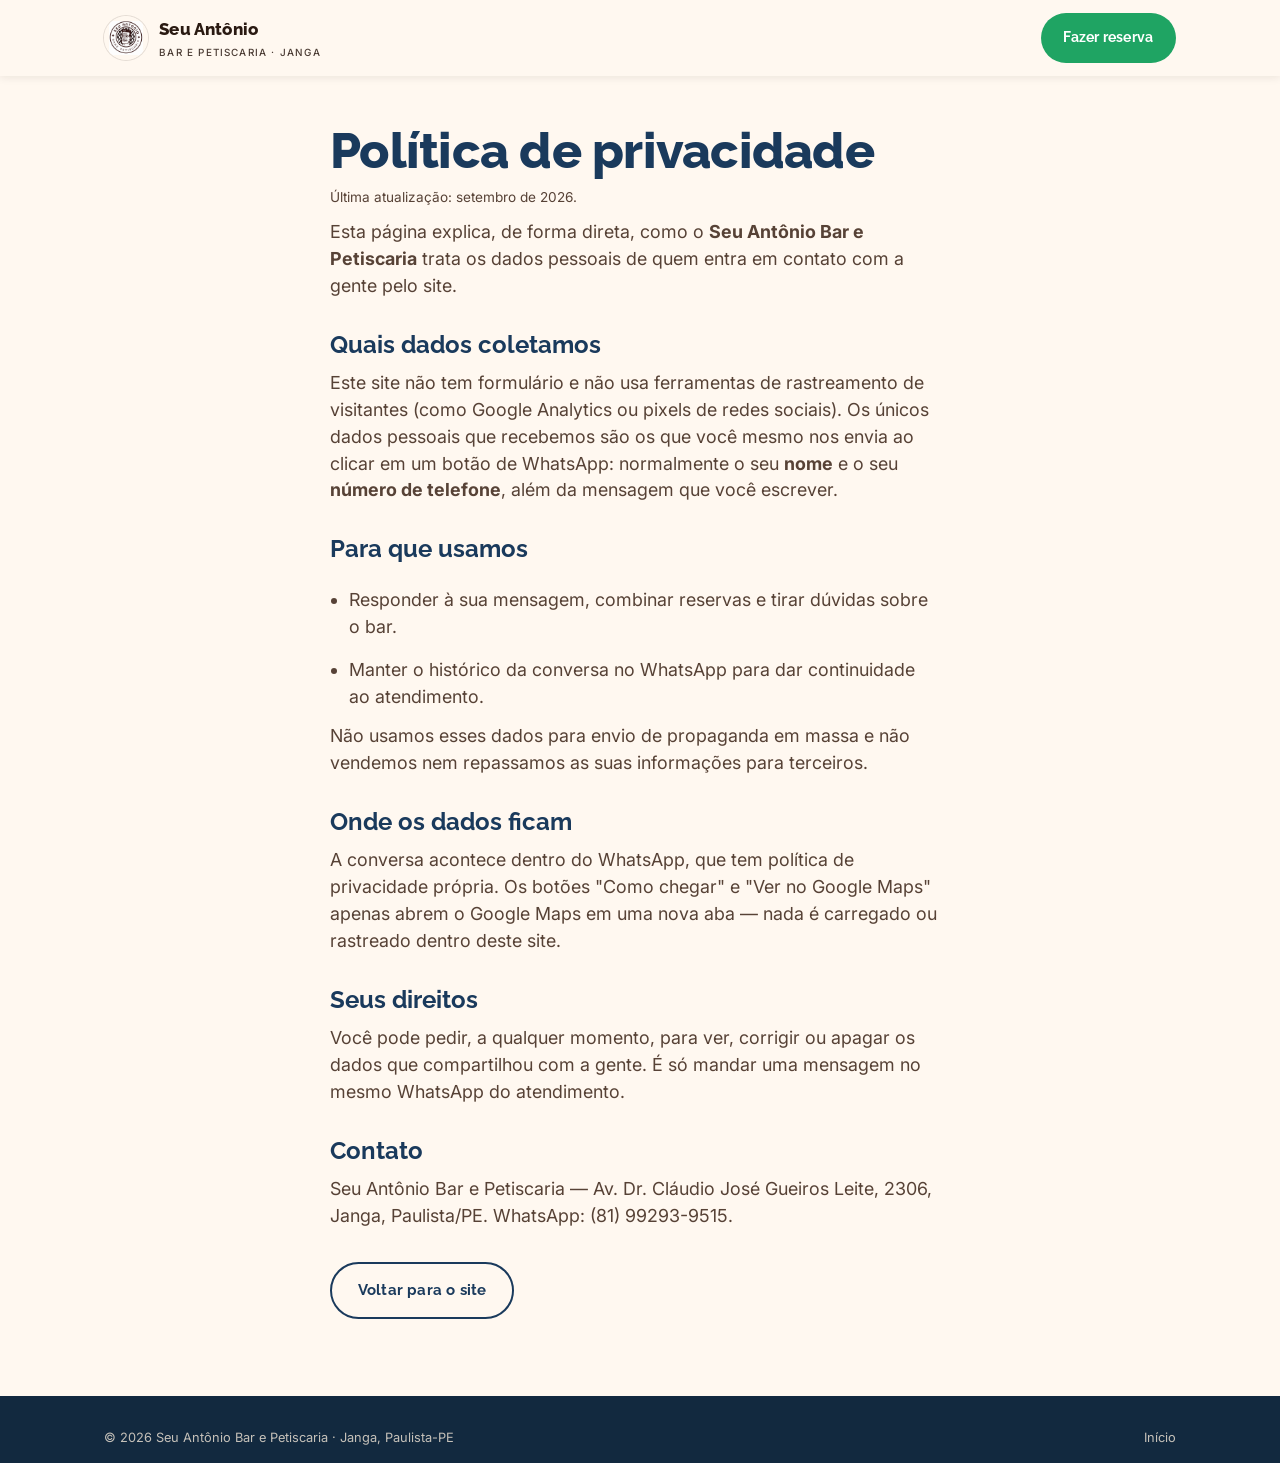
<file: politica-de-privacidade.html>
<!DOCTYPE html>
<html lang="pt-BR">
<head>
  <meta charset="UTF-8">
  <meta name="viewport" content="width=device-width, initial-scale=1.0">
  <title>Política de privacidade — Seu Antônio Bar e Petiscaria</title>
  <meta name="description" content="Como o Seu Antônio Bar e Petiscaria trata os dados de contato compartilhados por clientes.">
  <meta name="robots" content="index, follow">
  <link rel="canonical" href="https://seuantoniojanga.com.br/politica-de-privacidade.html">
  <link rel="icon" type="image/svg+xml" href="favicon.svg?v=3">
  <link rel="icon" href="favicon.ico?v=3" sizes="any">
  <link rel="icon" type="image/png" sizes="32x32" href="favicon-32.png?v=3">
  <link rel="apple-touch-icon" href="apple-touch-icon.png?v=3">
  <link rel="preconnect" href="https://fonts.googleapis.com">
  <link rel="preconnect" href="https://fonts.gstatic.com" crossorigin>
  <link rel="stylesheet" href="https://fonts.googleapis.com/css2?family=Raleway:wght@600;700;800&family=Inter:wght@400;500;600&display=swap">
  <link rel="stylesheet" href="assets/css/reset.css">
  <link rel="stylesheet" href="assets/css/tokens.css">
  <link rel="stylesheet" href="assets/css/style.css">
  <style>
    .legal { max-width: 68ch; }
    .legal h1 { font-size: var(--fs-h2); font-weight: var(--peso-black); color: var(--cor-marinho); letter-spacing: -.015em; }
    .legal h2 { font-size: var(--fs-h3); margin-top: var(--e-6); color: var(--cor-marinho); }
    .legal p, .legal li { margin-top: var(--e-3); color: var(--cor-tinta-70); }
    .legal ul { margin-top: var(--e-3); padding-left: 1.2rem; display: grid; gap: .3rem; }
    .legal .back { display: inline-block; margin-top: var(--e-6); }
    .legal .updated { margin-top: var(--e-2); font-size: .85rem; }
  </style>
</head>
<body>
  <header class="site-header is-scrolled" id="topo">
    <div class="wrap">
      <a class="brand" href="index.html" aria-label="Seu Antônio Bar e Petiscaria — início">
        <img src="assets/img/logo-circular.png" alt="" width="42" height="42">
        <span>
          <span class="brand__name">Seu Antônio</span>
          <span class="brand__tag">Bar e Petiscaria · Janga</span>
        </span>
      </a>
      <a class="btn btn--wpp nav__cta" href="https://wa.me/5581992939515?text=Ol%C3%A1!%20Vi%20o%20site%20do%20Seu%20Ant%C3%B4nio%20e%20quero%20fazer%20uma%20reserva." target="_blank" rel="noopener">Fazer reserva</a>
    </div>
  </header>

  <main class="section" style="padding-top: calc(var(--header-h) + 3rem)">
    <div class="wrap legal">
      <h1>Política de privacidade</h1>
      <p class="updated">Última atualização: setembro de 2026.</p>

      <p>Esta página explica, de forma direta, como o <strong>Seu Antônio Bar e Petiscaria</strong> trata os dados pessoais de quem entra em contato com a gente pelo site.</p>

      <h2>Quais dados coletamos</h2>
      <p>Este site não tem formulário e não usa ferramentas de rastreamento de visitantes (como Google Analytics ou pixels de redes sociais). Os únicos dados pessoais que recebemos são os que você mesmo nos envia ao clicar em um botão de WhatsApp: normalmente o seu <strong>nome</strong> e o seu <strong>número de telefone</strong>, além da mensagem que você escrever.</p>

      <h2>Para que usamos</h2>
      <ul>
        <li>Responder à sua mensagem, combinar reservas e tirar dúvidas sobre o bar.</li>
        <li>Manter o histórico da conversa no WhatsApp para dar continuidade ao atendimento.</li>
      </ul>
      <p>Não usamos esses dados para envio de propaganda em massa e não vendemos nem repassamos as suas informações para terceiros.</p>

      <h2>Onde os dados ficam</h2>
      <p>A conversa acontece dentro do WhatsApp, que tem política de privacidade própria. Os botões "Como chegar" e "Ver no Google Maps" apenas abrem o Google Maps em uma nova aba — nada é carregado ou rastreado dentro deste site.</p>

      <h2>Seus direitos</h2>
      <p>Você pode pedir, a qualquer momento, para ver, corrigir ou apagar os dados que compartilhou com a gente. É só mandar uma mensagem no mesmo WhatsApp do atendimento.</p>

      <h2>Contato</h2>
      <p>Seu Antônio Bar e Petiscaria — Av. Dr. Cláudio José Gueiros Leite, 2306, Janga, Paulista/PE. WhatsApp: (81) 99293-9515.</p>

      <a class="btn btn--ghost-dark back" href="index.html">Voltar para o site</a>
    </div>
  </main>

  <footer class="site-footer">
    <div class="wrap">
      <div class="footer-bottom" style="border: 0; margin: 0; padding: 0;">
        <span>© 2026 Seu Antônio Bar e Petiscaria · Janga, Paulista-PE</span>
        <span><a href="index.html">Início</a></span>
      </div>
    </div>
  </footer>
</body>
</html>
</file>
<file: assets/css/tokens.css>
/* ============================================================
   tokens.css — design tokens · Seu Antônio Bar e Petiscaria (Janga)

   Direção visual travada no briefing: "Raiz com frescor".
   Boteco raiz (azulejo, madeira, cores quentes) + frescor do
   litoral pernambucano (laranja, verde, azul-marinho).
   ============================================================ */

:root {
  /* ---------- Cor ---------- */
  --cor-laranja:      #E8751A;   /* primária — preenchimentos, texto grande sobre escuro */
  --cor-laranja-esc:  #C85E0E;   /* hover / estados pressionados */
  --cor-kicker:       #9E4A0A;   /* kicker/rótulos pequenos sobre fundo claro (AA) */
  --cor-em:           #C85E0E;   /* ênfase em títulos sobre fundo claro (AA grande) */
  --cor-em-clara:     #F4A259;   /* ênfase/kicker sobre fundo escuro */
  --cor-marinho:      #1A3A5C;   /* secundária — confiança, litoral */
  --cor-marinho-esc:  #12293F;
  --cor-limao:        #A3C94F;   /* destaque — frescor, espaço kids */
  --cor-terracota:    #C26A4A;   /* apoio — texturas de azulejo e madeira */

  --cor-tinta:        #2A1A12;   /* "preto" quente, vindo do emblema */
  --cor-tinta-70:     #574236;
  --cor-fundo:        #FFF8F0;   /* off-white quente — sensação de casa */
  --cor-fundo-2:      #FBEEE0;   /* alternância de seção */
  --cor-carta:        #FFFCF8;   /* fundo de cards */
  --cor-linha:        #EADBC8;   /* divisórias suaves */

  --cor-sucesso:      #1FA463;   /* WhatsApp */
  --cor-sucesso-esc:  #17864F;

  /* ---------- Tipografia ---------- */
  --fonte-titulo: "Raleway", "Trebuchet MS", system-ui, sans-serif;
  --fonte-corpo:  "Inter", system-ui, -apple-system, "Segoe UI", Roboto, sans-serif;

  --peso-corpo:   400;
  --peso-medio:   500;
  --peso-forte:   700;
  --peso-black:   800;

  /* escala fluida */
  --fs-kicker:  clamp(0.72rem, 0.68rem + 0.2vw, 0.82rem);
  --fs-corpo:   clamp(1rem, 0.96rem + 0.25vw, 1.12rem);
  --fs-corpo-g: clamp(1.12rem, 1.05rem + 0.4vw, 1.3rem);
  --fs-h3:      clamp(1.2rem, 1.05rem + 0.7vw, 1.5rem);
  --fs-h2:      clamp(1.9rem, 1.5rem + 2vw, 3.1rem);
  --fs-h1:      clamp(2.4rem, 1.9rem + 3vw, 4.1rem);
  --fs-mega:    clamp(3.4rem, 2rem + 7vw, 7rem);

  /* ---------- Espaço ---------- */
  --e-1: 0.25rem;
  --e-2: 0.5rem;
  --e-3: 0.75rem;
  --e-4: 1rem;
  --e-5: 1.5rem;
  --e-6: 2rem;
  --e-7: 3rem;
  --e-8: 4.5rem;
  --e-9: 7rem;

  --gutter: clamp(1.15rem, 5vw, 4rem);
  --largura-max: 1200px;
  --largura-texto: 62ch;

  /* ---------- Forma ---------- */
  --raio-sm: 6px;
  --raio-md: 8px;
  --raio-lg: 16px;
  --raio-pill: 999px;

  --sombra-1: 0 2px 8px rgb(42 26 18 / 0.08);
  --sombra-2: 0 10px 30px rgb(42 26 18 / 0.12);
  --sombra-3: 0 22px 55px rgb(42 26 18 / 0.20);

  /* ---------- Movimento ---------- */
  --ease-suave: cubic-bezier(0.22, 1, 0.36, 1);
  --ease-saida: cubic-bezier(0.65, 0, 0.35, 1);
  --dur-rapida: 0.18s;
  --dur-media: 0.35s;
  --dur-lenta: 0.6s;

  --header-h: 76px;
}

@media (max-width: 640px) {
  :root { --header-h: 64px; }
}
</file>
<file: assets/css/style.css>
/* ============================================================
   style.css — Seu Antônio Bar e Petiscaria (Janga)
   Conceito: "Raiz com frescor" — boteco de bairro + litoral.
   ============================================================ */

/* ---------- Base ---------- */
body {
  background: var(--cor-fundo);
  color: var(--cor-tinta);
  font-family: var(--fonte-corpo);
  font-size: var(--fs-corpo);
  font-weight: var(--peso-corpo);
  overflow-x: hidden;
}

/* Barra de rolagem oculta — a rolagem segue funcionando (roda, toque, teclado).
   O hero tem a dica visual "Role ↓" para sinalizar que há mais conteúdo. */
html {
  scrollbar-width: none;        /* Firefox */
  -ms-overflow-style: none;     /* Edge legado */
}
html::-webkit-scrollbar { width: 0; height: 0; }  /* Chrome, Safari, Edge */

::selection { background: var(--cor-laranja); color: #fff; }

h1, h2, h3, h4 { font-family: var(--fonte-titulo); color: var(--cor-marinho); }

a { color: var(--cor-kicker); }

img { background: var(--cor-fundo-2); }

.wrap {
  width: 100%;
  max-width: var(--largura-max);
  margin-inline: auto;
  padding-inline: var(--gutter);
}

.section {
  padding-block: clamp(3rem, 6vw, 5.25rem);
  position: relative;
}
.section--tint { background: var(--cor-fundo-2); }
.section--navy { background: var(--cor-marinho); color: #fff; }
.section--navy h2 { color: #fff; }
.section--ink  { background: var(--cor-tinta); color: #F3E7D8; }
.section--ink h2 { color: #fff; }

.u-center { text-align: center; margin-inline: auto; }

/* skip link */
.skip-link {
  position: absolute; left: 8px; top: -60px;
  background: var(--cor-marinho); color: #fff;
  padding: .6rem 1rem; border-radius: var(--raio-sm);
  z-index: 1000; transition: top var(--dur-media);
}
.skip-link:focus { top: 8px; }

:focus-visible {
  outline: 3px solid var(--cor-marinho);
  outline-offset: 3px;
  border-radius: 3px;
}
.section--navy :focus-visible,
.section--ink :focus-visible,
.hero :focus-visible { outline-color: var(--cor-laranja); }

/* ---------- Cabeçalho de seção ---------- */
.kicker {
  display: inline-flex;
  align-items: center;
  gap: .6rem;
  font-family: var(--fonte-titulo);
  font-weight: var(--peso-forte);
  font-size: var(--fs-kicker);
  letter-spacing: .16em;
  text-transform: uppercase;
  color: var(--cor-kicker);
  margin-bottom: var(--e-4);
}
.kicker::before {
  content: "";
  width: 30px; height: 2px;
  background: currentColor;
}
.section--navy .kicker, .section--ink .kicker { color: var(--cor-em-clara); }

.section__title {
  font-size: var(--fs-h2);
  font-weight: var(--peso-black);
  line-height: 1.04;
  letter-spacing: -.015em;
  max-width: 20ch;
}
.section__title .em { color: var(--cor-em); }
#rev-title, #card-title, #dif-title { max-width: none; white-space: nowrap; }
@media (max-width: 480px) {
  #rev-title, #card-title, #dif-title { white-space: normal; }
}
.section--navy .section__title .em,
.section--ink  .section__title .em { color: var(--cor-em-clara); }

.section__lead {
  margin-top: var(--e-4);
  font-size: var(--fs-corpo-g);
  color: var(--cor-tinta-70);
  max-width: 52ch;
}
.section--navy .section__lead,
.section--ink .section__lead { color: rgba(243, 231, 216, .82); }

.squiggle {
  width: 90px; height: 10px; margin-top: var(--e-3);
  background: no-repeat center/contain
    url("data:image/svg+xml,%3Csvg xmlns='http://www.w3.org/2000/svg' width='90' height='10' viewBox='0 0 90 10'%3E%3Cpath d='M0 5 Q11 -3 22 5 T45 5 T68 5 T90 5' fill='none' stroke='%23E8751A' stroke-width='2.6' stroke-linecap='round'/%3E%3C/svg%3E");
}
.u-center .squiggle { margin-inline: auto; }
.u-center .section__lead { margin-inline: auto; }

/* ---------- Botões ---------- */
.btn {
  --btn-bg: var(--cor-laranja);
  --btn-fg: var(--cor-tinta);
  display: inline-flex;
  align-items: center;
  justify-content: center;
  gap: .55rem;
  padding: .95rem 1.6rem;
  background: var(--btn-bg);
  color: var(--btn-fg);
  font-family: var(--fonte-titulo);
  font-weight: var(--peso-forte);
  font-size: .95rem;
  letter-spacing: .015em;
  text-decoration: none;
  border-radius: var(--raio-pill);
  border: 2px solid transparent;
  transition: transform var(--dur-rapida) var(--ease-suave),
              background-color var(--dur-media) var(--ease-suave),
              box-shadow var(--dur-media) var(--ease-suave),
              color var(--dur-media);
}
.btn svg { width: 1.15em; height: 1.15em; flex: none; }
.btn:hover { background: var(--cor-laranja-esc); transform: translateY(-2px) scale(1.03); box-shadow: var(--sombra-2); }
.btn:active { transform: translateY(0) scale(.99); }

.btn--ghost {
  --btn-bg: transparent;
  --btn-fg: #fff;
  border-color: rgba(255, 255, 255, .55);
}
.btn--ghost:hover { background: rgba(255, 255, 255, .12); border-color: #fff; transform: translateY(-2px); }

.btn--ghost-dark {
  --btn-bg: transparent;
  --btn-fg: var(--cor-marinho);
  border-color: var(--cor-marinho);
}
.btn--ghost-dark:hover { background: var(--cor-marinho); color: #fff; }

.btn--wpp { --btn-bg: var(--cor-sucesso); --btn-fg: #fff; }
.btn--wpp:hover { background: var(--cor-sucesso-esc); }

.btn--lg { padding: 1.1rem 2rem; font-size: 1.05rem; }

@media (prefers-reduced-motion: no-preference) {
  .btn--pulse { animation: pulseCta 2.6s var(--ease-suave) infinite; }
  @keyframes pulseCta {
    0%, 100% { box-shadow: 0 0 0 0 rgba(232, 117, 26, .45); }
    50%      { box-shadow: 0 0 0 14px rgba(232, 117, 26, 0); }
  }
}

/* ---------- Preloader ---------- */
/* só aparece quando há JS pra removê-lo (sem JS, o conteúdo fica visível) */
#preloader { display: none; }
.js #preloader {
  position: fixed;
  inset: 0;
  z-index: 9999;
  display: grid;
  place-items: center;
  background: var(--cor-fundo);
}
.preloader__inner {
  display: grid;
  justify-items: center;
  gap: 1.1rem;
}
.preloader__mark {
  width: 96px; height: 96px;
  border-radius: 50%;
  box-shadow: 0 10px 30px rgba(42, 26, 18, .14);
}
.preloader__wave {
  width: 128px;
  height: 17px;
  overflow: visible;
}
.preloader__wave path { stroke-dasharray: 100; }

@media (prefers-reduced-motion: no-preference) {
  .preloader__mark { opacity: 0; animation: markIn .5s var(--ease-suave) .05s forwards; }
  .preloader__wave path { animation: waveDraw 1.15s var(--ease-suave) .2s both; }
  @keyframes markIn { to { opacity: 1; } }
  @keyframes waveDraw { from { stroke-dashoffset: 100; } to { stroke-dashoffset: 0; } }
}
#preloader.is-done {
  opacity: 0;
  visibility: hidden;
  transition: opacity .5s var(--ease-saida), visibility 0s linear .5s;
}
.js body.is-loading { overflow: hidden; }

@media (prefers-reduced-motion: reduce) {
  #preloader, .js #preloader { display: none; }
  body.is-loading, .js body.is-loading { overflow: auto; }
}

/* ---------- Cabeçalho / navegação ---------- */
[id] { scroll-margin-top: calc(var(--header-h) + var(--e-4)); }

.site-header {
  position: fixed;
  inset: 0 0 auto 0;
  z-index: 100;
  height: var(--header-h);
  display: flex;
  align-items: center;
  color: #fff;
  transition: background-color var(--dur-media), box-shadow var(--dur-media), color var(--dur-media);
}
.site-header .wrap {
  display: flex;
  align-items: center;
  justify-content: space-between;
  gap: var(--e-4);
}
.site-header.is-scrolled {
  background: var(--cor-fundo);
  box-shadow: var(--sombra-1);
  color: var(--cor-tinta);
}

.brand {
  display: flex;
  align-items: center;
  gap: .7rem;
  text-decoration: none;
  color: inherit;
}
.brand img {
  width: 44px; height: 44px;
  flex: none;
  background: none;
  border-radius: 50%;
  box-shadow: 0 0 0 1px rgba(42, 26, 18, .12);
}
.site-header:not(.is-scrolled) .brand img { box-shadow: 0 0 0 1px rgba(255, 255, 255, .3); }
.brand__name {
  font-family: var(--fonte-titulo);
  font-weight: var(--peso-black);
  font-size: 1.06rem;
  line-height: 1;
  letter-spacing: .01em;
}
.brand__tag {
  display: block;
  font-family: var(--fonte-corpo);
  font-weight: var(--peso-medio);
  font-size: .62rem;
  letter-spacing: .12em;
  text-transform: uppercase;
  opacity: .85;
  margin-top: 3px;
}

.nav {
  display: flex;
  align-items: center;
  gap: clamp(1rem, 2.5vw, 2.1rem);
}
.nav__link {
  position: relative;
  font-family: var(--fonte-titulo);
  font-weight: var(--peso-forte);
  font-size: .92rem;
  text-decoration: none;
  color: inherit;
  padding: .35rem 0;
}
.nav__link::after {
  content: "";
  position: absolute;
  left: 0; bottom: 0;
  width: 100%; height: 2px;
  background: var(--cor-laranja);
  transform: scaleX(0);
  transform-origin: right;
  transition: transform var(--dur-media) var(--ease-suave);
}
.nav__link:hover, .nav__link:focus-visible { color: var(--cor-kicker); }
.site-header:not(.is-scrolled) .nav__link:hover,
.site-header:not(.is-scrolled) .nav__link:focus-visible,
.nav.is-open .nav__link:hover,
.nav.is-open .nav__link:focus-visible { color: var(--cor-em-clara); }
.nav__link:hover::after,
.nav__link:focus-visible::after { transform: scaleX(1); transform-origin: left; }

.nav__cta { margin-left: .4rem; padding: .8rem 1.3rem; font-size: .88rem; }

.nav-toggle {
  display: none;
  width: 44px; height: 44px;
  align-items: center;
  justify-content: center;
  color: inherit;
}
.nav-toggle svg { width: 26px; height: 26px; }

@media (max-width: 900px) {
  .nav {
    position: fixed;
    inset: 0;
    flex-direction: column;
    justify-content: center;
    gap: var(--e-5);
    background: var(--cor-marinho);
    color: #fff;
    transform: translateY(-100%);
    visibility: hidden;
    transition: transform var(--dur-lenta) var(--ease-saida), visibility 0s linear var(--dur-lenta);
    padding: var(--header-h) var(--gutter) var(--e-7);
  }
  .nav.is-open { transform: translateY(0); visibility: visible; transition-delay: 0s; }
  .nav__link { font-size: 1.35rem; padding: .6rem 1rem; }
  .nav__link::after { height: 3px; left: 1rem; width: calc(100% - 2rem); }
  .nav__cta { margin-left: 0; margin-top: var(--e-3); padding: 1rem 2rem; font-size: 1rem; }
  .nav-toggle { display: inline-flex; position: relative; z-index: 2; }
  body.menu-open .nav-toggle { color: #fff; }
  body.menu-open { overflow: hidden; }
}

/* ---------- Hero ---------- */
.hero {
  position: relative;
  min-height: 100svh;
  display: flex;
  align-items: center;
  padding-block: calc(var(--header-h) + 3rem) 5rem;
  overflow: hidden;
  background-color: #0c1a27; /* fundo do lado do texto no layout split */
}
.hero__bg {
  position: absolute;
  inset: -8% 0;
  width: 100%;
  height: 116%;
  object-fit: cover;
  object-position: center 60%;
  z-index: 0;
  transition: opacity .8s var(--ease-suave);
}

/* No mobile o vídeo ocupa o hero inteiro; no desktop vira um painel à direita,
   com a borda esquerda esfumada no fundo escuro onde fica o texto. */
.hero__media {
  display: block;
  position: absolute;
  inset: 0;
  width: 100%;
  height: 100%;
  z-index: 0;
}

@media (min-width: 901px) {
  /* a foto e o vídeo dividem a mesma geometria: painel à direita, borda
     esquerda esfumada no escuro. Sem vídeo, a foto sozinha faz o split. */
  .hero__media,
  .hero__bg {
    display: block;
    position: absolute;
    inset: 0 0 0 auto;
    width: 56%;
    height: 100%;
    z-index: 0;
    -webkit-mask-image: linear-gradient(90deg, transparent 0, #000 34%, #000 100%);
            mask-image: linear-gradient(90deg, transparent 0, #000 34%, #000 100%);
  }
  .hero__bg { object-position: center 52%; }
  /* com o vídeo tocando, a foto sai de cena — senão ela vaza no rasgo da
     máscara, atrás da borda esquerda do vídeo. */
}

.hero.hero--video .hero__bg { opacity: 0; }

.hero__video {
  width: 100%;
  height: 100%;
  object-fit: cover;
  object-position: center 52%; /* mantém o prato centralizado, com respiro em volta */
  opacity: 0;
  transform: scale(1);
  transform-origin: center center;
  animation: heroVideoZoom 240s linear infinite alternate;
  transition: opacity .8s var(--ease-suave);
  pointer-events: none;
}
.hero__video.is-playing { opacity: 1; }

@keyframes heroVideoZoom {
  from { transform: scale(1); }
  to { transform: scale(1.01); }
}

/* prefers-reduced-motion: sem vídeo em movimento — só a foto de fundo do hero. */
@media (prefers-reduced-motion: reduce) {
  .hero__media { display: none !important; }
  .hero__video { animation: none; }
}

.hero__scrim {
  position: absolute;
  inset: 0;
  z-index: 1;
  /* mobile/tablet: foto de fundo cheia — escurece o lado do texto para
     contraste AA. No desktop (split) é substituído pelo bloco abaixo. */
  background:
    linear-gradient(to bottom, rgba(18,41,63,.42), rgba(18,41,63,0) 20%),
    linear-gradient(105deg, rgba(18,41,63,.9) 0%, rgba(18,41,63,.66) 26%, rgba(18,41,63,.3) 54%, rgba(18,41,63,.06) 80%),
    linear-gradient(to top, rgba(26,26,18,.5), transparent 34%);
}
@media (min-width: 901px) {
  /* split: lado esquerdo sólido para o texto, esfumando na emenda com o painel */
  .hero__scrim {
    background:
      linear-gradient(90deg, #0c1a27 0, #0c1a27 40%, rgba(12,26,39,.55) 52%, rgba(12,26,39,0) 66%),
      linear-gradient(to bottom, rgba(12,26,39,.5), rgba(12,26,39,0) 22%),
      linear-gradient(to top, rgba(12,26,39,.55), transparent 26%);
  }
}
.hero .wrap { position: relative; z-index: 2; }
.hero__content { position: relative; max-width: 640px; color: #fff; }
/* Halo escuro localizado atrás do texto: garante contraste WCAG AA sem
   escurecer o resto do vídeo. Bordas bem suaves para não virar "caixa". */
.hero__content::before {
  content: "";
  position: absolute;
  inset: -14% -26% -14% -48%;
  z-index: -1;
  background: radial-gradient(72% 74% at 24% 46%,
    rgba(12,27,42,.78) 0%, rgba(12,27,42,.44) 48%, rgba(12,27,42,0) 78%);
  pointer-events: none;
}
@media (max-width: 640px) {
  .hero__content::before { inset: -10% -12% -12% -40%; }
}
@media (min-width: 901px) {
  /* no split, o texto fica contido na metade esquerda e o fundo escuro do
     hero já garante o contraste — o halo local não é necessário. */
  .hero__content { max-width: min(620px, 48vw); }
  .hero__content::before { display: none; }
}
.hero__content .kicker { color: #fff; }
.hero__content .kicker::before { background: var(--cor-laranja); width: 42px; height: 3px; }

@media (prefers-reduced-motion: no-preference) {
  .js .hero__content > * { opacity: 0; animation: heroIn .7s var(--ease-suave) 1.5s forwards; }
  .js .hero__content > :nth-child(2) { animation-delay: 1.61s; }
  .js .hero__content > :nth-child(3) { animation-delay: 1.72s; }
  .js .hero__content > :nth-child(4) { animation-delay: 1.83s; }
  .js .hero__content > :nth-child(5) { animation-delay: 1.94s; }
  @keyframes heroIn { from { opacity: 0; transform: translateY(24px); } to { opacity: 1; transform: none; } }
}

.hero__title {
  font-size: var(--fs-h1);
  font-weight: var(--peso-black);
  line-height: 1.02;
  letter-spacing: -.02em;
  color: #fff;
  text-shadow: 0 2px 18px rgba(0, 0, 0, .35);
}
/* "mais uma rodada." sempre na própria linha, em laranja */
.hero__title .em { color: var(--cor-em-clara); display: block; }
.hero__title { text-wrap: pretty; } /* 1ª linha enche a largura em vez de "balancear" curto */

@media (min-width: 901px) {
  /* split: fonte menor porque a coluna do texto é estreita — mantém 2 linhas */
  .hero__title { font-size: clamp(2.1rem, 0.6rem + 3vw, 3.3rem); }
}
@media (max-width: 900px) {
  /* mobile/tablet: "Onde a família pede" cabe em 1 linha → título em 2 linhas */
  .hero__title { font-size: clamp(2rem, 1.15rem + 3.4vw, 3.4rem); }
}

.hero__sub {
  margin-top: var(--e-5);
  font-size: var(--fs-corpo-g);
  color: rgba(255, 255, 255, .92);
  max-width: 46ch;
  text-shadow: 0 1px 12px rgba(0, 0, 0, .45);
}
.hero__actions {
  margin-top: var(--e-6);
  display: flex;
  flex-wrap: wrap;
  gap: var(--e-4);
}
.hero__rating {
  margin-top: var(--e-5);
  display: flex;
  align-items: center;
  gap: .55rem;
  font-size: .9rem;
  color: rgba(255, 255, 255, .92);
  text-shadow: 0 1px 12px rgba(0, 0, 0, .5);
}
.hero__rating .stars { color: var(--cor-em-clara); letter-spacing: .1em; }

/* CTA "fantasma" sobre mídia em movimento: fundo sutil + borda mais forte
   para o rótulo e o contorno manterem 3:1 mesmo em quadros claros do vídeo. */
.hero__actions .btn--ghost {
  --btn-bg: rgba(18, 41, 63, .34);
  border-color: rgba(255, 255, 255, .7);
}

.hero__cue {
  position: absolute;
  left: 50%; bottom: 1.6rem;
  translate: -50% 0;
  z-index: 2;
  display: flex;
  flex-direction: column;
  align-items: center;
  gap: .35rem;
  color: rgba(255, 255, 255, .8);
  font-size: .68rem;
  letter-spacing: .22em;
  text-transform: uppercase;
}
.hero__cue svg { width: 20px; height: 20px; }
@media (prefers-reduced-motion: no-preference) {
  .hero__cue svg { animation: bob 1.8s var(--ease-suave) infinite; }
  @keyframes bob { 0%,100%{ transform: translateY(0);} 50%{ transform: translateY(5px);} }
}
@media (max-width: 640px) { .hero__cue { display: none; } }

/* ---------- O Bar ---------- */
.bar-azulejo {
  position: absolute;
  inset: 0;
  z-index: 0;
  pointer-events: none;
  opacity: .07;
  background: url("data:image/svg+xml,%3Csvg xmlns='http://www.w3.org/2000/svg' width='84' height='84' viewBox='0 0 84 84'%3E%3Cg fill='none' stroke='%23C26A4A' stroke-width='2.2'%3E%3Cpath d='M42 5 L60 24 L79 42 L60 60 L42 79 L24 60 L5 42 L24 24 Z'/%3E%3Ccircle cx='42' cy='42' r='11'/%3E%3Cpath d='M0 0 Q21 21 0 42 M84 0 Q63 21 84 42 M0 84 Q21 63 0 42 M84 84 Q63 63 84 42'/%3E%3C/g%3E%3C/svg%3E");
  background-size: 84px 84px;
}
.about {
  position: relative;
  z-index: 1;
  display: grid;
  grid-template-columns: 1.05fr .95fr;
  gap: clamp(2rem, 5vw, 4.5rem);
  align-items: center;
}
.about__body p:not(.kicker) { margin-top: var(--e-4); color: var(--cor-tinta-70); max-width: 46ch; }
.about__body p.lead { color: var(--cor-tinta); font-size: var(--fs-corpo-g); }

.about__facts {
  margin-top: var(--e-6);
  display: grid;
  gap: var(--e-3);
  padding: 0;
  list-style: none;
}
.about__facts li {
  display: flex;
  align-items: flex-start;
  gap: .7rem;
  font-weight: var(--peso-medio);
}
.about__facts svg { width: 22px; height: 22px; flex: none; color: var(--cor-laranja); margin-top: 2px; }

.about__media {
  position: relative;
}
.about__media img {
  width: 100%;
  aspect-ratio: 4 / 5;
  object-fit: cover;
  border-radius: var(--raio-md);
  box-shadow: var(--sombra-2);
  filter: saturate(1.05);
}
.about__media figcaption {
  position: absolute;
  left: -14px; bottom: 22px;
  background: var(--cor-fundo);
  color: var(--cor-marinho);
  font-family: var(--fonte-titulo);
  font-weight: var(--peso-forte);
  font-size: .82rem;
  padding: .6rem .9rem;
  border-radius: var(--raio-sm);
  box-shadow: var(--sombra-1);
  max-width: 62%;
}

/* ---------- Diferenciais ---------- */
.pillars {
  margin-top: var(--e-7);
  display: grid;
  grid-template-columns: repeat(auto-fit, minmax(260px, 1fr));
  gap: var(--e-5);
}
.pillar {
  background: var(--cor-carta);
  border-radius: var(--raio-md);
  overflow: hidden;
  box-shadow: var(--sombra-1);
  border-top: 3px solid var(--accent, var(--cor-laranja));
  transition: transform var(--dur-media) var(--ease-suave), box-shadow var(--dur-media) var(--ease-suave);
}
.pillar:hover { transform: translateY(-6px); box-shadow: var(--sombra-3); }
.pillar__img { width: 100%; aspect-ratio: 4 / 3; object-fit: cover; filter: saturate(1.05); }
.pillar__body { padding: var(--e-5); }
.pillar__icon {
  width: 46px; height: 46px;
  display: grid;
  place-items: center;
  border-radius: var(--raio-pill);
  background: color-mix(in srgb, var(--accent, var(--cor-laranja)) 20%, transparent);
  color: var(--cor-marinho);
  margin-bottom: var(--e-3);
}
.pillar__icon svg { width: 24px; height: 24px; }
.pillar h3 { font-size: var(--fs-h3); font-weight: var(--peso-forte); }
.pillar p { margin-top: var(--e-2); color: var(--cor-tinta-70); font-size: .98rem; }
.pillar__ph {
  display: grid;
  place-items: center;
  aspect-ratio: 4 / 3;
  background: repeating-linear-gradient(45deg, var(--cor-fundo-2), var(--cor-fundo-2) 12px, #f3e3d1 12px, #f3e3d1 24px);
  color: var(--cor-tinta-70);
  font-family: var(--fonte-titulo);
  font-weight: var(--peso-forte);
  font-size: .8rem;
  text-align: center;
  padding: var(--e-4);
  letter-spacing: .02em;
}

/* ---------- Cardápio ---------- */
.menu-grid {
  margin-top: var(--e-7);
  display: grid;
  grid-template-columns: repeat(auto-fit, minmax(260px, 1fr));
  gap: var(--e-4);
}
.cat {
  position: relative;
  display: block;
  border-radius: var(--raio-md);
  overflow: hidden;
  aspect-ratio: 4 / 5;
  text-decoration: none;
  color: #fff;
  box-shadow: var(--sombra-1);
  isolation: isolate;
}
.cat img {
  position: absolute;
  inset: 0;
  width: 100%; height: 100%;
  object-fit: cover;
  z-index: -2;
  transition: transform var(--dur-lenta) var(--ease-suave);
}
.cat::after {
  content: "";
  position: absolute;
  inset: 0;
  z-index: -1;
  background: linear-gradient(to top, rgba(18,41,63,.92) 6%, rgba(18,41,63,.35) 46%, rgba(18,41,63,.05) 78%);
}
.cat:hover img, .cat:focus-visible img { transform: scale(1.07); }
.cat:hover, .cat:focus-visible { box-shadow: var(--sombra-3); }
.cat__label { position: absolute; left: 0; right: 0; bottom: 0; padding: var(--e-5); }
.cat__label h3 { color: #fff; font-size: 1.28rem; font-weight: var(--peso-forte); }
.cat__label span { display: block; margin-top: .2rem; font-size: .86rem; color: rgba(255,255,255,.9); }
.cat__tag {
  position: absolute;
  top: .9rem; right: .9rem;
  background: var(--cor-limao);
  color: var(--cor-tinta);
  font-family: var(--fonte-titulo);
  font-weight: var(--peso-black);
  font-size: .68rem;
  letter-spacing: .08em;
  text-transform: uppercase;
  padding: .3rem .6rem;
  border-radius: var(--raio-sm);
}
.menu-cta { margin-top: var(--e-6); text-align: center; }
.menu-cta small { display: block; margin-top: var(--e-3); color: var(--cor-tinta-70); font-size: .82rem; }

/* ---------- Happy Hour ---------- */
.hh {
  display: grid;
  grid-template-columns: 1.1fr .9fr;
  gap: clamp(2rem, 5vw, 4rem);
  align-items: center;
}
.hh__clock {
  font-family: var(--fonte-titulo);
  font-weight: var(--peso-black);
  font-size: var(--fs-mega);
  line-height: .85;
  color: var(--cor-em-clara);
  letter-spacing: -.03em;
  margin-block: var(--e-3) var(--e-4);
}
.price-list { list-style: none; margin-top: var(--e-5); }
.price-list li {
  display: flex;
  align-items: baseline;
  justify-content: space-between;
  gap: 1rem;
  padding: .85rem 0;
  border-bottom: 1px dashed rgba(255, 255, 255, .22);
}
.price-list .name { font-weight: var(--peso-medio); }
.price-list .price {
  font-family: var(--fonte-titulo);
  font-weight: var(--peso-black);
  font-size: 1.15rem;
  color: var(--cor-limao);
  white-space: nowrap;
}
.hh__callout {
  margin-top: var(--e-5);
  background: var(--cor-laranja);
  color: var(--cor-tinta);
  border-radius: var(--raio-md);
  padding: var(--e-4) var(--e-5);
}
.hh__callout strong {
  display: block;
  font-family: var(--fonte-titulo);
  font-weight: var(--peso-black);
  letter-spacing: .04em;
  text-transform: uppercase;
  font-size: .95rem;
}
.hh__callout span { font-size: .95rem; }

.hh__promos {
  margin-top: var(--e-5);
  background: var(--cor-laranja);
  color: var(--cor-tinta);
  border-radius: var(--raio-md);
  padding: var(--e-4) var(--e-5);
}
.hh__promos-title {
  font-family: var(--fonte-titulo);
  font-weight: var(--peso-black);
  font-size: .78rem;
  letter-spacing: .12em;
  text-transform: uppercase;
  color: var(--cor-tinta);
  padding-bottom: var(--e-2);
  margin-bottom: var(--e-2);
  border-bottom: 1px solid rgba(42, 26, 18, .28);
}
.hh__promos ul { list-style: none; display: grid; gap: var(--e-2); }
.hh__promos li {
  display: grid;
  grid-template-columns: 5.5rem 1fr;
  gap: .8rem;
  align-items: baseline;
  font-size: .95rem;
}
.hh__promos .day {
  font-family: var(--fonte-titulo);
  font-weight: var(--peso-black);
  color: var(--cor-tinta);
  text-transform: uppercase;
  font-size: .76rem;
  letter-spacing: .04em;
}
@media (max-width: 420px) {
  .hh__promos li { grid-template-columns: 1fr; gap: .1rem; }
}

.hh__actions { margin-top: var(--e-5); display: flex; flex-wrap: wrap; gap: var(--e-3); }
.hh__note { margin-top: var(--e-4); font-size: .8rem; color: rgba(243, 231, 216, .85); }

.hh__media img {
  width: 100%;
  aspect-ratio: 4 / 5;
  object-fit: cover;
  border-radius: var(--raio-md);
  box-shadow: var(--sombra-3);
  rotate: 2deg;
  border: 8px solid var(--cor-fundo);
}

/* ---------- Música ---------- */
.live {
  position: relative;
  z-index: 1;
  display: grid;
  grid-template-columns: 1.05fr .95fr;
  gap: clamp(2rem, 5vw, 4rem);
  align-items: center;
}
.live-schedule { list-style: none; margin-top: var(--e-5); }
.live-schedule li {
  display: flex;
  align-items: baseline;
  justify-content: space-between;
  gap: 1rem;
  padding: .8rem 0;
  border-bottom: 1px dashed rgba(243, 231, 216, .22);
}
.live-schedule .when { font-family: var(--fonte-titulo); font-weight: var(--peso-forte); color: #fff; }
.live-schedule .time {
  font-family: var(--fonte-titulo);
  font-weight: var(--peso-black);
  color: var(--cor-em-clara);
  white-space: nowrap;
}
.live__genres { margin-top: var(--e-4); color: rgba(243, 231, 216, .82); max-width: 44ch; }
.live__genres strong { color: #fff; }
.live__actions { margin-top: var(--e-5); }

.live__photo img {
  width: 100%;
  aspect-ratio: 1 / 1;
  object-fit: cover;
  border-radius: var(--raio-md);
  box-shadow: var(--sombra-3);
  border: 8px solid var(--cor-fundo);
  rotate: -2deg;
}
.live__photo figcaption { margin-top: var(--e-3); font-size: .82rem; color: rgba(243, 231, 216, .7); }

/* ---------- Galeria ---------- */
/* 9 fotos: 1 em destaque (2x2) + 8 quadradas.
   Fecha um retângulo exato em 4, 3 e 2 colunas — sem sobra. */
.gallery {
  margin-top: var(--e-7);
  display: grid;
  grid-template-columns: repeat(4, 1fr);
  grid-auto-flow: dense;
  gap: var(--e-3);
}
.gallery figure {
  margin: 0;
  overflow: hidden;
  border-radius: var(--raio-md);
  aspect-ratio: 1;
  box-shadow: var(--sombra-1);
  background: var(--cor-fundo-2);
}
.gallery img {
  width: 100%; height: 100%;
  object-fit: cover;
  transition: transform var(--dur-lenta) var(--ease-suave);
}
.gallery figure:hover img { transform: scale(1.06); }
.gallery figure:first-child { grid-column: span 2; grid-row: span 2; }
@media (max-width: 860px) {
  .gallery { grid-template-columns: repeat(3, 1fr); }
}
@media (max-width: 520px) {
  .gallery { grid-template-columns: repeat(2, 1fr); }
  .gallery figure:first-child { grid-row: span 1; aspect-ratio: 16 / 10; }
}

/* ---------- Avaliações ---------- */
.rating-stars {
  display: inline-block;
  margin-top: var(--e-4);
  color: var(--cor-em);
  font-size: 1.6rem;
  letter-spacing: .18em;
}
.rating-stars span { display: inline-block; }

.reviews {
  margin-top: var(--e-6);
  display: grid;
  grid-template-columns: repeat(auto-fit, minmax(270px, 1fr));
  gap: var(--e-4);
}
.review {
  background: var(--cor-carta);
  border-radius: var(--raio-md);
  padding: var(--e-5);
  box-shadow: var(--sombra-1);
  display: flex;
  flex-direction: column;
  gap: var(--e-3);
}
.review__quote { font-size: var(--fs-corpo-g); color: var(--cor-tinta); }
.review__quote::before { content: "“"; color: var(--cor-em); font-family: Georgia, "Times New Roman", serif; font-weight: 700; font-size: 2em; line-height: 0; margin-right: .06em; vertical-align: -.45em; }
.review__by { margin-top: auto; font-weight: var(--peso-medio); font-size: .9rem; color: var(--cor-tinta-70); }
.review__by strong { display: block; font-family: var(--fonte-titulo); font-size: 1rem; color: var(--cor-kicker); }

.staff-note {
  margin-top: var(--e-6);
  background: var(--cor-marinho);
  color: #fff;
  border-radius: var(--raio-lg);
  padding: var(--e-6);
  text-align: center;
}
.staff-note__icon {
  width: 46px; height: 46px;
  display: grid;
  place-items: center;
  border-radius: var(--raio-pill);
  background: color-mix(in srgb, var(--cor-em-clara) 22%, transparent);
  color: var(--cor-em-clara);
  margin-inline: auto;
  margin-bottom: var(--e-3);
}
.staff-note__icon svg { width: 22px; height: 22px; }
.staff-note__lead { font-family: var(--fonte-titulo); font-weight: var(--peso-forte); font-size: var(--fs-corpo-g); }
.staff-note__names {
  display: flex;
  flex-wrap: wrap;
  justify-content: center;
  gap: var(--e-2);
  margin-top: var(--e-4);
  list-style: none;
  padding: 0;
}
.staff-note__names li {
  font-family: var(--fonte-titulo);
  font-weight: var(--peso-forte);
  font-size: var(--fs-corpo);
  color: var(--cor-marinho);
  background: var(--cor-em-clara);
  border-radius: var(--raio-pill);
  padding: .4rem 1.1rem;
}
.staff-note small { display: block; margin-top: var(--e-4); color: rgba(255,255,255,.82); }

/* ---------- Localização ---------- */
#contato { padding-block: clamp(2.25rem, 4.5vw, 3.75rem); }
.contact {
  display: grid;
  grid-template-columns: 1fr 1fr;
  gap: clamp(1.5rem, 4vw, 2.75rem);
  align-items: stretch;
}
.contact__map { display: flex; flex-direction: column; gap: var(--e-3); }
.contact address { font-style: normal; margin-top: var(--e-3); line-height: 1.6; }
.contact__hours { margin-top: var(--e-3); font-weight: var(--peso-medio); display: flex; align-items: center; gap: .5rem; }
.contact__hours svg { width: 20px; height: 20px; color: var(--cor-laranja); }
.notices { margin-top: var(--e-4); list-style: none; display: grid; gap: var(--e-2); }
.notices li { display: flex; gap: .6rem; font-size: .92rem; color: var(--cor-tinta-70); }
.notices svg { width: 18px; height: 18px; flex: none; margin-top: 3px; color: var(--cor-marinho); }
.lgpd { margin-top: var(--e-3); font-size: .8rem; color: var(--cor-tinta-70); max-width: 46ch; }

.map-card {
  display: flex;
  flex-direction: column;
  align-items: flex-start;
  gap: var(--e-3);
  height: 100%;
  padding: clamp(1.25rem, 3vw, 1.9rem);
  border-radius: var(--raio-md);
  background:
    radial-gradient(circle at 82% 12%, color-mix(in srgb, var(--cor-limao) 22%, transparent), transparent 42%),
    linear-gradient(150deg, var(--cor-marinho), var(--cor-marinho-esc));
  color: #fff;
  box-shadow: var(--sombra-2);
  overflow: hidden;
  position: relative;
}
.map-card::after {
  content: "";
  position: absolute;
  inset: 0;
  background: url("data:image/svg+xml,%3Csvg xmlns='http://www.w3.org/2000/svg' width='60' height='60' viewBox='0 0 60 60'%3E%3Cg fill='none' stroke='%23ffffff' stroke-width='1'%3E%3Cpath d='M0 30h60M30 0v60M0 0l60 60M60 0L0 60'/%3E%3C/g%3E%3C/svg%3E");
  opacity: .05;
  pointer-events: none;
}
.map-card > * { position: relative; z-index: 1; }
.map-card__pin {
  width: 52px; height: 52px;
  display: grid;
  place-items: center;
  border-radius: var(--raio-pill);
  background: rgba(255, 255, 255, .12);
  color: var(--cor-em-clara);
}
.map-card__pin svg { width: 28px; height: 28px; }
.map-card__label {
  font-family: var(--fonte-titulo);
  font-weight: var(--peso-forte);
  font-size: var(--fs-kicker);
  letter-spacing: .16em;
  text-transform: uppercase;
  color: var(--cor-em-clara);
}
.map-card h3 { color: #fff; font-size: var(--fs-h3); font-weight: var(--peso-forte); }
.map-card p { color: rgba(255, 255, 255, .84); max-width: 34ch; }
.map-card__actions {
  margin-top: auto;
  padding-top: var(--e-4);
  display: flex;
  flex-wrap: wrap;
  gap: var(--e-3);
}
.map-card .btn--ghost-dark { --btn-fg: #fff; border-color: rgba(255, 255, 255, .5); }
.map-card .btn--ghost-dark:hover { background: rgba(255, 255, 255, .14); color: #fff; }

/* ---------- Reserva ---------- */
.rsv {
  margin-top: var(--e-7);
  display: grid;
  grid-template-columns: 1.15fr .85fr;
  gap: clamp(2rem, 5vw, 3.5rem);
  align-items: start;
}
.rsv__intro .section__lead { color: rgba(243, 231, 216, .82); }

.rsv-form { margin-top: var(--e-6); display: grid; gap: var(--e-4); }
.rsv-row { display: grid; grid-template-columns: 1fr 1fr; gap: var(--e-4); }
.rsv-field { display: flex; flex-direction: column; gap: .45rem; }
.rsv-field label, .rsv-field__label {
  font-family: var(--fonte-titulo);
  font-weight: var(--peso-forte);
  font-size: .72rem;
  letter-spacing: .1em;
  text-transform: uppercase;
  color: rgba(255, 255, 255, .68);
}
.rsv-field input,
.rsv-field select,
.rsv-field textarea {
  font-family: var(--fonte-corpo);
  font-size: var(--fs-corpo);
  color: var(--cor-tinta);
  background: var(--cor-carta);
  border: 2px solid transparent;
  border-radius: var(--raio-sm);
  padding: .75rem .9rem;
  width: 100%;
}
.rsv-field input:focus-visible,
.rsv-field select:focus-visible,
.rsv-field textarea:focus-visible {
  outline: none;
  border-color: var(--cor-em-clara);
}
.rsv-field textarea { resize: vertical; min-height: 5rem; font-family: inherit; }

.rsv-occasions { display: flex; flex-wrap: wrap; gap: .6rem; }
.rsv-occ {
  font-family: var(--fonte-corpo);
  font-size: .88rem;
  font-weight: var(--peso-medio);
  padding: .5rem 1rem;
  border-radius: var(--raio-pill);
  border: 2px solid rgba(255, 255, 255, .3);
  background: transparent;
  color: #fff;
  cursor: pointer;
  transition: background var(--dur-rapida) var(--ease-suave),
              border-color var(--dur-rapida) var(--ease-suave),
              color var(--dur-rapida) var(--ease-suave);
}
.rsv-occ:hover { border-color: rgba(255, 255, 255, .6); }
.rsv-occ.is-active { background: var(--cor-laranja); border-color: var(--cor-laranja); color: var(--cor-tinta); font-weight: var(--peso-forte); }

.rsv-consent {
  display: flex;
  align-items: flex-start;
  gap: .6rem;
  font-size: .82rem;
  line-height: 1.5;
  color: rgba(255, 255, 255, .75);
  cursor: pointer;
}
.rsv-consent input { margin-top: .2rem; width: 18px; height: 18px; flex: none; accent-color: var(--cor-laranja); }
.rsv-consent a { color: var(--cor-em-clara); }

.rsv-submit { margin-top: var(--e-2); align-self: start; }
.rsv-note { margin-top: -.4rem; font-size: .8rem; color: rgba(255, 255, 255, .55); max-width: 46ch; }

.rsv-card {
  background: var(--cor-carta);
  border-radius: var(--raio-lg);
  box-shadow: var(--sombra-3);
  overflow: hidden;
  position: sticky;
  top: calc(var(--header-h) + var(--e-5));
}
@media (max-width: 900px) {
  .rsv-card { position: static; }
}
.rsv-card__header {
  background: var(--cor-laranja);
  color: var(--cor-tinta);
  padding: var(--e-4) var(--e-5);
  border-bottom: 2px dashed rgba(42, 26, 18, .35);
}
.rsv-card__brand { display: block; font-family: var(--fonte-titulo); font-weight: var(--peso-black); font-size: 1.05rem; }
.rsv-card__tag { display: block; font-size: .78rem; font-weight: var(--peso-medio); opacity: .85; margin-top: .15rem; }
.rsv-card__body { padding: var(--e-5); display: grid; gap: var(--e-3); }
.rsv-card__row {
  display: flex;
  justify-content: space-between;
  gap: var(--e-3);
  font-size: .92rem;
  padding-bottom: var(--e-3);
  border-bottom: 1px dashed var(--cor-linha);
}
.rsv-card__row:last-child { border-bottom: none; padding-bottom: 0; }
.rsv-card__row > span:first-child { color: var(--cor-tinta-70); font-weight: var(--peso-medio); }
.rsv-card__row > span:last-child { font-weight: var(--peso-forte); color: var(--cor-tinta); text-align: right; max-width: 60%; }

@media (max-width: 900px) {
  .rsv { grid-template-columns: 1fr; }
  .rsv-row { grid-template-columns: 1fr; }
}

/* ---------- Rodapé ---------- */
.site-footer {
  background: var(--cor-marinho-esc);
  color: rgba(243, 231, 216, .8);
  padding-block: var(--e-6) var(--e-4);
}
.site-footer a { color: inherit; text-decoration: none; }
.site-footer a:hover { color: #fff; }
.footer-grid {
  display: grid;
  grid-template-columns: minmax(0, 1.4fr) auto minmax(0, 1fr);
  gap: var(--e-6) var(--e-5);
}
.footer-grid > .footer-col:last-child {
  padding-left: var(--e-6);
  border-left: 1px solid rgba(255, 255, 255, .16);
}
.footer-brand { display: flex; align-items: center; gap: .7rem; }
.footer-brand img { width: 50px; height: 50px; background: none; border-radius: 50%; box-shadow: 0 0 0 1px rgba(255, 255, 255, .16); }
.footer-brand .brand__name { color: #fff; font-size: 1.3rem; }
.footer-col h4 { color: var(--cor-em-clara); font-weight: var(--peso-forte); font-size: .82rem; letter-spacing: .12em; text-transform: uppercase; margin-bottom: var(--e-3); }
.footer-col ul { list-style: none; display: grid; gap: .5rem; }
.footer-contact li { display: flex; align-items: flex-start; gap: .55rem; }
.footer-contact svg { width: 17px; height: 17px; flex: none; margin-top: .15em; color: var(--cor-em-clara); }
.footer-about { margin-top: var(--e-4); max-width: 40ch; font-size: .9rem; }
.footer-social { margin-top: var(--e-4); display: inline-flex; gap: .6rem; }
.footer-social a {
  display: grid; place-items: center; width: 44px; height: 44px;
  background: rgba(255, 255, 255, .1);
  border-radius: var(--raio-pill);
  transition: background-color var(--dur-media), transform var(--dur-media);
}
.footer-social a:hover { background: var(--cor-laranja); transform: translateY(-2px); }
.footer-social svg { width: 20px; height: 20px; }
.footer-bottom {
  margin-top: var(--e-5);
  padding-top: var(--e-3);
  padding-right: clamp(4rem, 9vw, 5.5rem);
  border-top: 1px solid rgba(255, 255, 255, .12);
  display: flex;
  flex-wrap: wrap;
  gap: .5rem var(--e-4);
  justify-content: space-between;
  font-size: .8rem;
}
@media (max-width: 560px) {
  .footer-grid > .footer-col:last-child { padding-left: 0; border-left: none; }
  .footer-bottom { padding-right: 0; padding-bottom: calc(56px + var(--e-4)); }
}

/* ---------- WhatsApp flutuante ---------- */
.wpp-float {
  position: fixed;
  right: clamp(.9rem, 3vw, 1.5rem);
  bottom: clamp(.9rem, 3vw, 1.5rem);
  z-index: 90;
  width: 56px; height: 56px;
  display: grid;
  place-items: center;
  background: var(--cor-sucesso);
  color: #fff;
  border-radius: var(--raio-pill);
  box-shadow: var(--sombra-2);
  transition: transform var(--dur-media) var(--ease-suave), background-color var(--dur-media);
}
.wpp-float svg { width: 30px; height: 30px; }
.wpp-float:hover { background: var(--cor-sucesso-esc); transform: scale(1.08); }
.wpp-float::after {
  content: "Fazer reserva";
  position: absolute;
  right: 68px;
  white-space: nowrap;
  background: var(--cor-tinta);
  color: #fff;
  font-size: .8rem;
  font-weight: var(--peso-medio);
  padding: .4rem .7rem;
  border-radius: var(--raio-sm);
  opacity: 0;
  transform: translateX(6px);
  transition: opacity var(--dur-media), transform var(--dur-media);
  pointer-events: none;
}
.wpp-float:hover::after,
.wpp-float:focus-visible::after { opacity: 1; transform: translateX(0); }
@media (max-width: 640px) { .wpp-float::after { display: none; } }
@media (prefers-reduced-motion: no-preference) {
  .wpp-float { animation: wppIn .5s var(--ease-saida) .8s both; }
  @keyframes wppIn { from { transform: scale(0); } to { transform: scale(1); } }
}

/* ---------- Reveal ---------- */
.js [data-reveal] { opacity: 0; transform: translateY(26px); }
.js [data-reveal].is-visible {
  opacity: 1;
  transform: none;
  transition: opacity .7s var(--ease-suave), transform .7s var(--ease-suave);
}
@media (prefers-reduced-motion: reduce) {
  .js [data-reveal] { opacity: 1 !important; transform: none !important; }
}

/* ---------- Responsivo ---------- */
@media (max-width: 900px) {
  .about, .hh, .contact, .live { grid-template-columns: 1fr; }
  .about__media { order: -1; }
  .about__media img { aspect-ratio: 16 / 10; }
  .hh__media { display: none; }
  .live__photo img { aspect-ratio: 16 / 11; rotate: none; }
  .footer-grid { grid-template-columns: 1fr; }
  .footer-col ul { gap: .4rem; }
  .footer-col .footer-nav-list {
    display: grid;
    grid-template-columns: repeat(2, 1fr);
    column-gap: var(--e-4);
  }
  .footer-nav-list, .footer-contact { font-size: .9rem; }
}
@media (max-width: 560px) {
  .hero__actions .btn, .hh__actions .btn { width: 100%; }
  .about__media figcaption { left: 0; }
  .footer-bottom { flex-direction: column; }
}
</file>
